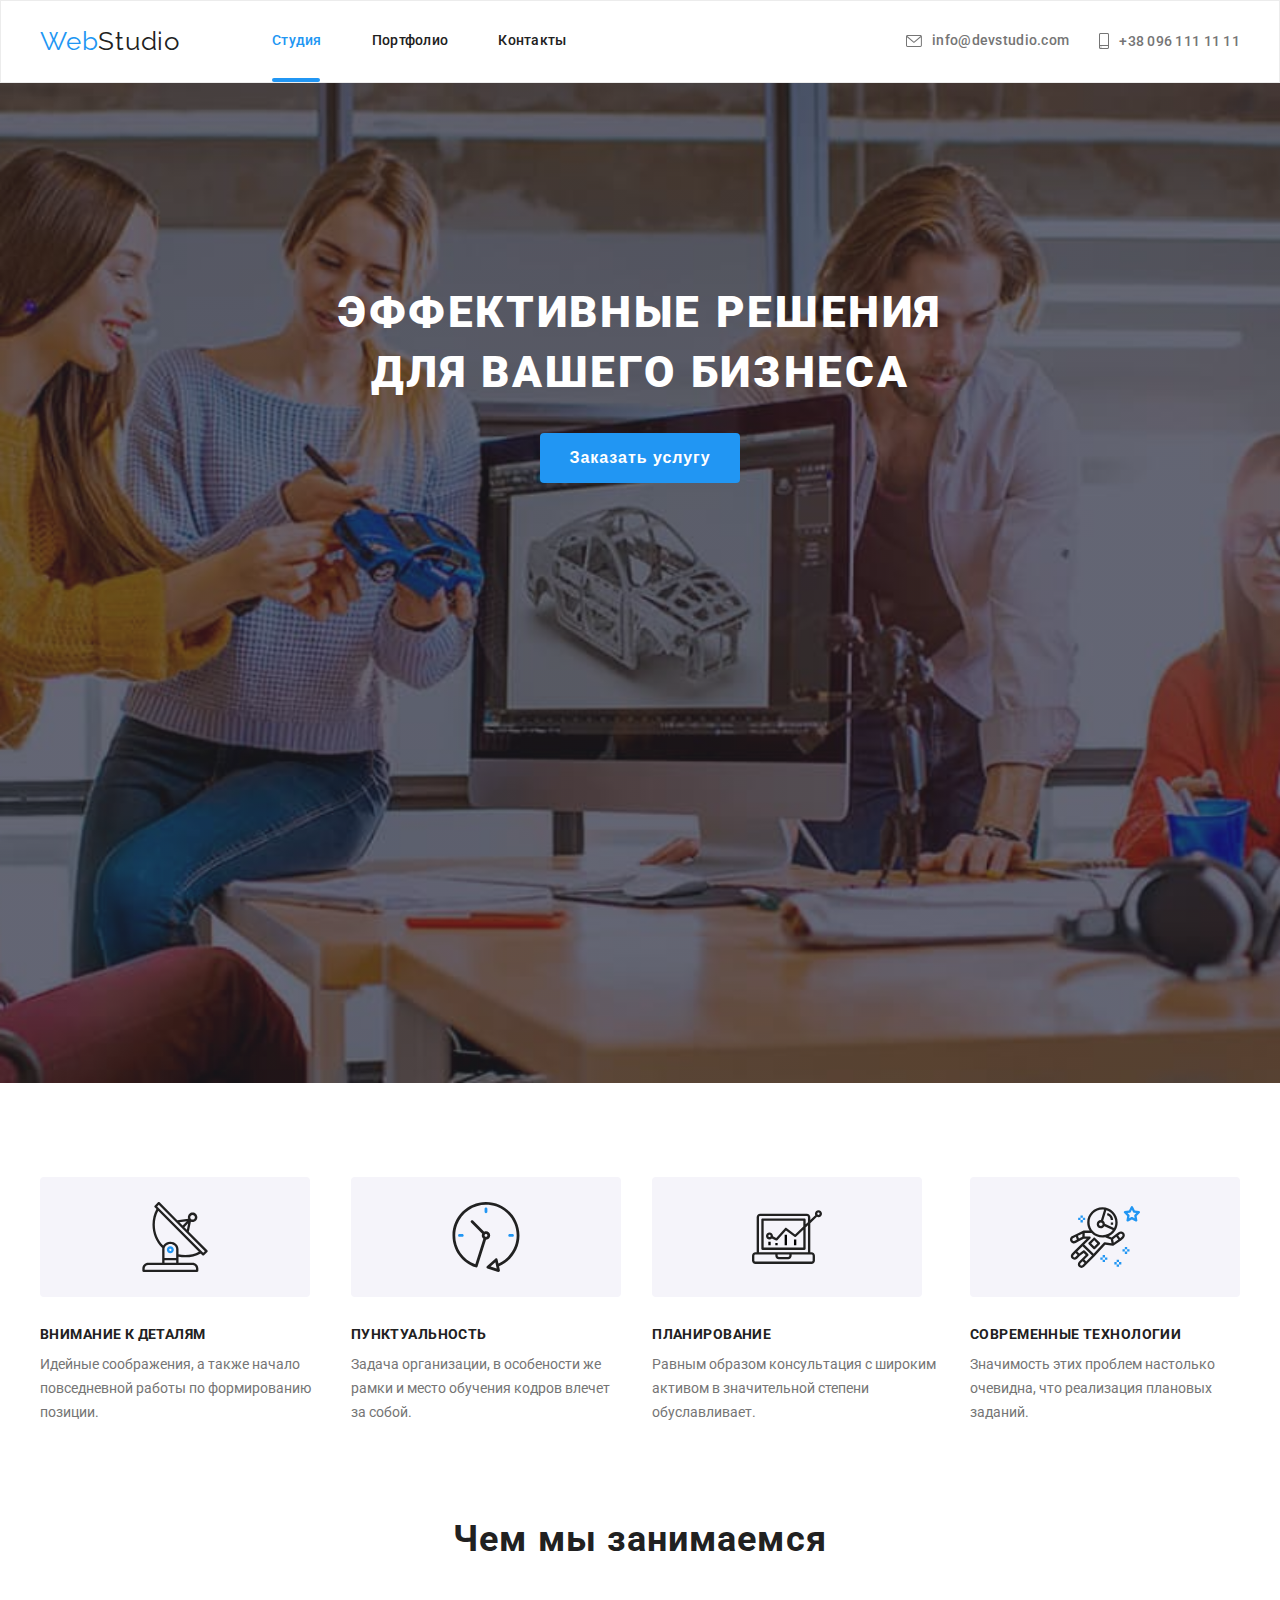
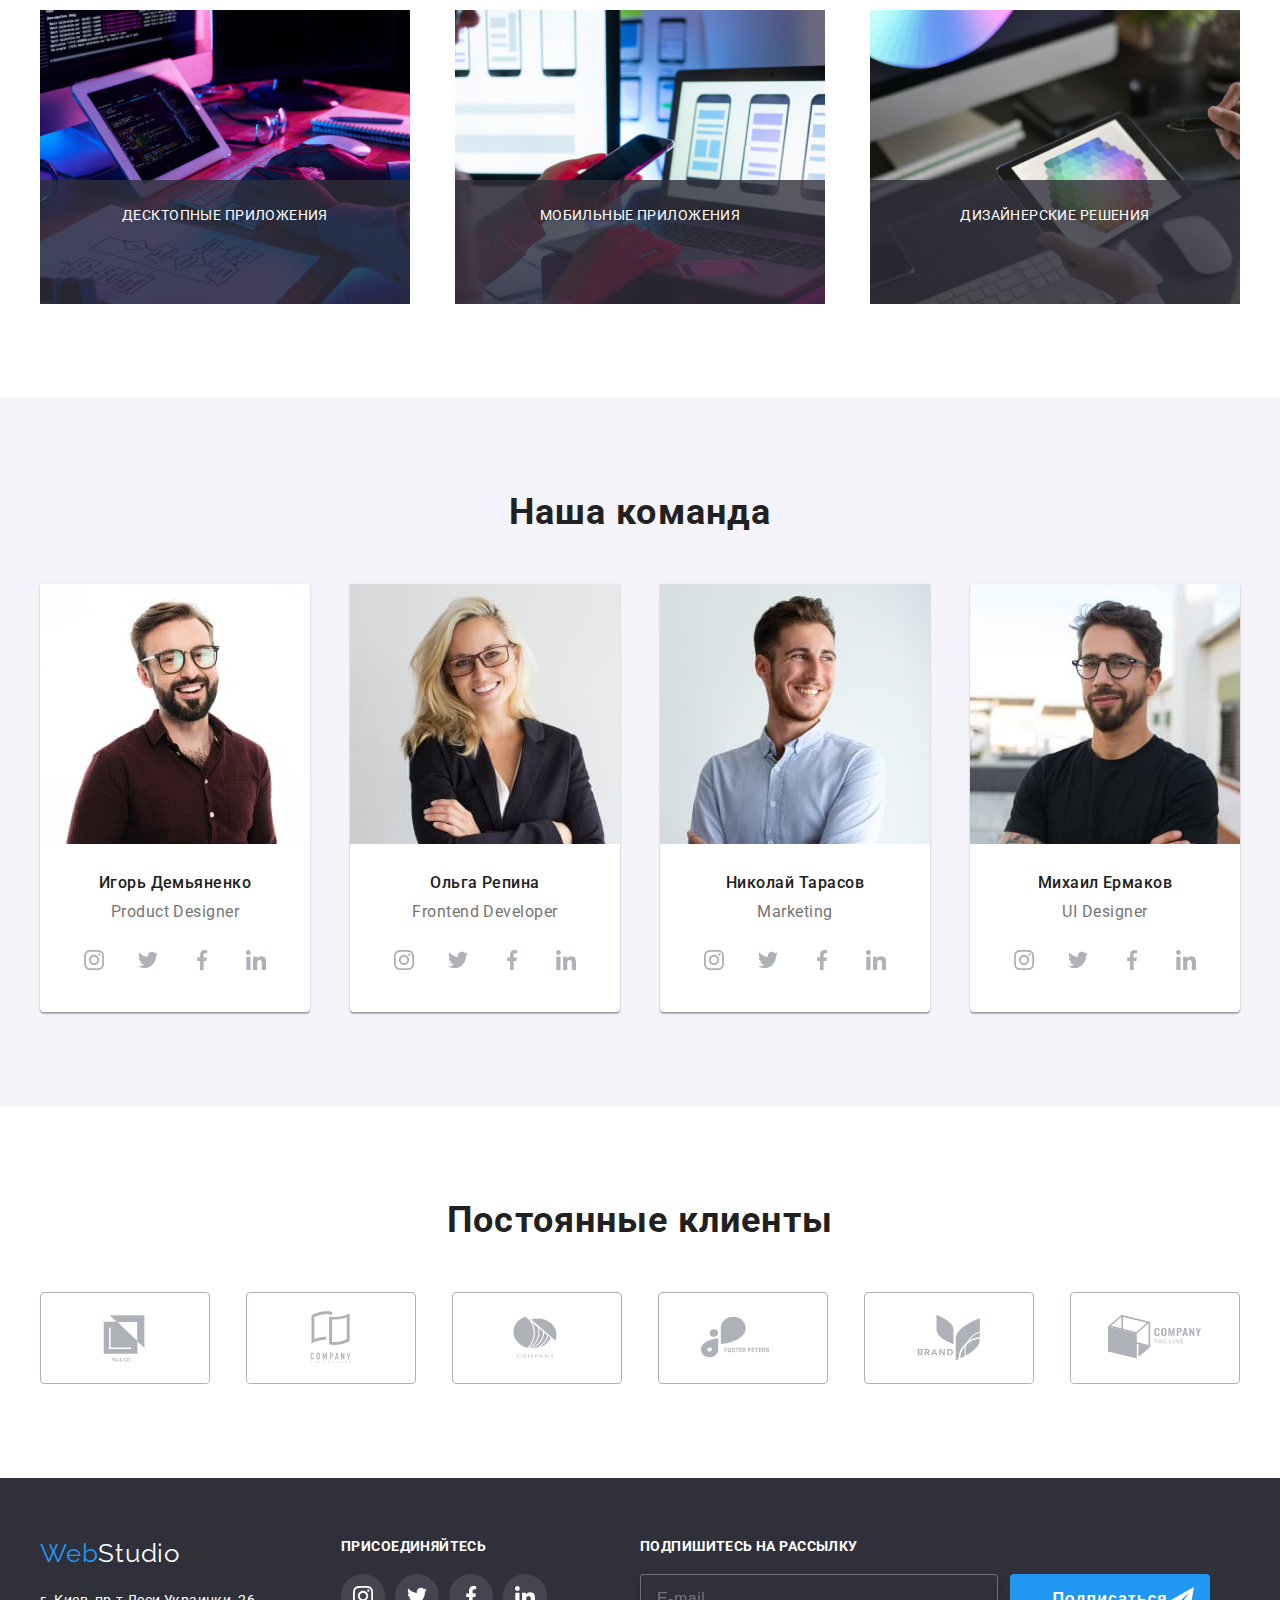
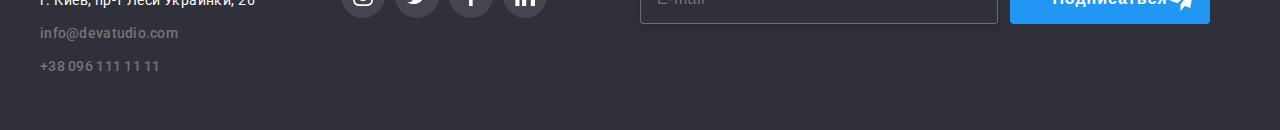
<file: index.html>
<!DOCTYPE html>
<html lang="ru">
  <head>
    <meta charset="UTF-8" />
    <meta http-equiv="X-UA-Compatible" content="IE=edge" />
    <meta name="viewport" content="width=device-width, initial-scale=1.0" />
    <title>Document</title>
    <link rel="preconnect" href="https://fonts.googleapis.com" />
    <link rel="preconnect" href="https://fonts.gstatic.com" crossorigin />
    <link
      href="https://fonts.googleapis.com/css2?family=Raleway:wght@700&family=Roboto:wght@400;500;700;900&display=swap"
      rel="stylesheet"
    />
    <link
      rel="stylesheet"
      href="https://cdnjs.cloudflare.com/ajax/libs/modern-normalize/1.1.0/modern-normalize.min.css"
      integrity="sha512-wpPYUAdjBVSE4KJnH1VR1HeZfpl1ub8YT/NKx4PuQ5NmX2tKuGu6U/JRp5y+Y8XG2tV+wKQpNHVUX03MfMFn9Q=="
      crossorigin="anonymous"
      referrerpolicy="no-referrer"
    />
    <link rel="stylesheet" href="./css/styles.css" />
  </head>
  <!--Шапка сайту-->
  <body>
    <header class="page-header">
      <div class="container header-container">
        <nav class="header-nav">
          <a class="logo header-logo" href="./index.html"
            ><span class="colortext">Web</span>Studio</a
          >
          <ul class="site-nav">
            <li class="header-link">
              <a class="link site-link line-studio" href="./index.html"
                >Студия</a
              >
            </li>

            <li class="header-link">
              <a class="link" href="./portfolio.html">Портфолио</a>
            </li>
            <li class="header-link">
              <a class="link" href="">Контакты</a>
            </li>
          </ul>
        </nav>
        <ul class="header-contacts">
          <li>
            <a class="contacts contacts-link" href="meilto:info@devstudio.com">
              <svg class="contacts-icon" width="16" height="12">
                <use href="./images/sprite.svg#icon-envelope"></use>
              </svg>
              info@devstudio.com
            </a>
          </li>
          <li>
            <a class="contacts contacts-tel" href="tel:+380961111111">
              <svg class="contacts-icon" width="10" height="16">
                <use href="./images/sprite.svg#icon-smartphone"></use>
              </svg>
              +38 096 111 11 11
            </a>
          </li>
        </ul>
      </div>
    </header>
    <!--Головне сторінки-->
    <main>
      <section class="hero hero-color">
        <div class="container">
          <h1 class="hero-title hero-right">
            Эффективные решения<br />для вашего бизнеса
          </h1>
          <button class="button-btn" type="button" data-modal-open>
            Заказать услугу
          </button>
        </div>
      </section>

      <!--Розмітка-->
      <section class="section features">
        <div class="container">
          <ul class="section-text">
            <li class="list-text">
              <a class="card-link"
                ><svg class="card-icon" width="70" height="70">
                  <use href="./images/sprite.svg#icon-antenna-1"></use>
                </svg>
              </a>
              <h3 class="section-subtitle">Внимание к деталям</h3>
              <p class="desc">
                Идейные соображения, а также начало повседневной работы по
                формированию позиции.
              </p>
            </li>
            <li class="list-text">
              <a class="card-link"
                ><svg class="card-icon" width="70" height="70">
                  <use href="./images/sprite.svg#icon-clock-2"></use>
                </svg>
              </a>
              <h3 class="section-subtitle">Пунктуальность</h3>
              <p class="desc">
                Задача организации, в особености же рамки и место обучения
                кодров влечет за собой.
              </p>
            </li>
            <li class="list-text">
              <a class="card-link"
                ><svg class="card-icon" width="70" height="70">
                  <use href="./images/sprite.svg#icon-diagram-3"></use>
                </svg>
              </a>
              <h3 class="section-subtitle">Планирование</h3>
              <p class="desc">
                Равным образом консультация с широким активом в значительной
                степени обуславливает.
              </p>
            </li>
            <li class="list-text">
              <a class="card-link"
                ><svg class="card-icon" width="70" height="70">
                  <use href="./images/sprite.svg#icon-astronaut-4"></use>
                </svg>
              </a>
              <h3 class="section-subtitle">Современные технологии</h3>
              <p class="desc">
                Значимость этих проблем настолько очевидна, что реализация
                плановых заданий.
              </p>
            </li>
          </ul>
        </div>
      </section>
      <!--Чем ми займаємось-->

      <section class="section">
        <div class="container">
          <h2 class="section-photo">Чем мы занимаемся</h2>
          <ul class="item-photo">
            <li class="card">
              <img
                src="./images/photo1.jpg"
                alt="фото1"
                width="370"
                height="294"
              />
              <div class="text-photo">
                <p>Десктопные приложения</p>
              </div>
            </li>
            <li class="card">
              <img
                src="./images/photo2.jpg"
                alt="фото2"
                width="370"
                height="294"
              />
              <div class="text-photo">
                <p>Мобильные приложения</p>
              </div>
            </li>
            <li class="card">
              <img
                src="./images/photo3.jpg"
                alt="фото3"
                width="370"
                height="294"
              />
              <div class="text-photo">
                <p>Дизайнерские решения</p>
              </div>
            </li>
          </ul>
        </div>
      </section>

      <!--Наша команда-->
      <section class="section section-team">
        <div class="container">
          <h2 class="section-photo heading-photo">Наша команда</h2>
          <ul class="item-photo">
            <li class="profession-photo">
              <img src="./images/img1.jpg" alt="команда" width="270" />
              <div class="wrapper">
                <h3 class="photo">Игорь Демьяненко</h3>
                <p class="profession">Product Designer</p>
                <ul class="social-item social-list">
                  <li class="social-item">
                    <a href="" class="social-link"
                      ><svg class="social-icon" width="20" height="20">
                        <use href="./images/sprite.svg#icon-instagram-1"></use>
                      </svg>
                    </a>
                  </li>
                  <li class="social-item">
                    <a href="" class="social-link"
                      ><svg class="social-icon" width="20" height="20">
                        <use href="./images/sprite.svg#icon-twitter-2"></use>
                      </svg>
                    </a>
                  </li>
                  <li class="social-item">
                    <a href="" class="social-link"
                      ><svg class="social-icon" width="20" height="20">
                        <use href="./images/sprite.svg#icon-facebook-3"></use>
                      </svg>
                    </a>
                  </li>
                  <li class="social-item">
                    <a href="" class="social-link"
                      ><svg class="social-icon" width="20" height="20">
                        <use href="./images/sprite.svg#icon-linkedin-4"></use>
                      </svg>
                    </a>
                  </li>
                </ul>
              </div>
            </li>

            <li class="profession-photo">
              <img src="./images/img2.jpg" alt="команда" width="270" />
              <div class="wrapper">
                <h3 class="photo">Ольга Репина</h3>
                <p class="profession">Frontend Developer</p>
                <ul class="social-item social-list">
                  <li class="social-item">
                    <a href="" class="social-link"
                      ><svg class="social-icon" width="20" height="20">
                        <use href="./images/sprite.svg#icon-instagram-1"></use>
                      </svg>
                    </a>
                  </li>
                  <li class="social-item">
                    <a href="" class="social-link"
                      ><svg class="social-icon" width="20" height="20">
                        <use href="./images/sprite.svg#icon-twitter-2"></use>
                      </svg>
                    </a>
                  </li>
                  <li class="social-item">
                    <a href="" class="social-link"
                      ><svg class="social-icon" width="20" height="20">
                        <use href="./images/sprite.svg#icon-facebook-3"></use>
                      </svg>
                    </a>
                  </li>
                  <li class="social-item">
                    <a href="" class="social-link"
                      ><svg class="social-icon" width="20" height="20">
                        <use href="./images/sprite.svg#icon-linkedin-4"></use>
                      </svg>
                    </a>
                  </li>
                </ul>
              </div>
            </li>

            <li class="profession-photo">
              <img src="./images/img3.jpg" alt="команда" width="270" />
              <div class="wrapper">
                <h3 class="photo">Николай Тарасов</h3>
                <p class="profession">Marketing</p>
                <ul class="social-item social-list">
                  <li class="social-item">
                    <a href="" class="social-link"
                      ><svg class="social-icon" width="20" height="20">
                        <use href="./images/sprite.svg#icon-instagram-1"></use>
                      </svg>
                    </a>
                  </li>
                  <li class="social-item">
                    <a href="" class="social-link"
                      ><svg class="social-icon" width="20" height="20">
                        <use href="./images/sprite.svg#icon-twitter-2"></use>
                      </svg>
                    </a>
                  </li>
                  <li class="social-item">
                    <a href="" class="social-link"
                      ><svg class="social-icon" width="20" height="20">
                        <use href="./images/sprite.svg#icon-facebook-3"></use>
                      </svg>
                    </a>
                  </li>
                  <li class="social-item">
                    <a href="" class="social-link"
                      ><svg class="social-icon" width="20" height="20">
                        <use href="./images/sprite.svg#icon-linkedin-4"></use>
                      </svg>
                    </a>
                  </li>
                </ul>
              </div>
            </li>

            <li class="profession-photo">
              <img src="images/img4.jpg" alt="команда" width="270" />
              <div class="wrapper">
                <h3 class="photo">Михаил Ермаков</h3>
                <p class="profession">UI Designer</p>
                <ul class="social-item social-list">
                  <li class="social-item">
                    <a href="" class="social-link"
                      ><svg class="social-icon" width="20" height="20">
                        <use href="./images/sprite.svg#icon-instagram-1"></use>
                      </svg>
                    </a>
                  </li>
                  <li class="social-item">
                    <a href="" class="social-link"
                      ><svg class="social-icon" width="20" height="20">
                        <use href="./images/sprite.svg#icon-twitter-2"></use>
                      </svg>
                    </a>
                  </li>
                  <li class="social-item">
                    <a href="" class="social-link"
                      ><svg class="social-icon" width="20" height="20">
                        <use href="./images/sprite.svg#icon-facebook-3"></use>
                      </svg>
                    </a>
                  </li>
                  <li class="social-item">
                    <a href="" class="social-link"
                      ><svg class="social-icon" width="20" height="20">
                        <use href="./images/sprite.svg#icon-linkedin-4"></use>
                      </svg>
                    </a>
                  </li>
                </ul>
              </div>
            </li>
          </ul>
        </div>
      </section>
      <section class="section section-client">
        <div class="container">
          <h2 class="sc-client">Постоянные клиенты</h2>
          <ul class="client-link">
            <li class="client">
              <a href="" class="href-client-link"
                ><svg class="client-icon" width="106px" height="60px">
                  <use href="./images/sprite.svg#icon-Logo1"></use>
                </svg>
              </a>
            </li>

            <li class="client">
              <a href="" class="href-client-link"
                ><svg class="client-icon" width="106px" height="60px">
                  <use href="./images/sprite.svg#icon-Logo-2"></use>
                </svg>
              </a>
            </li>

            <li class="client">
              <a href="" class="href-client-link"
                ><svg class="client-icon" width="106px" height="60px">
                  <use href="./images/sprite.svg#icon-Logo-3"></use>
                </svg>
              </a>
            </li>

            <li class="client vhref-client-link">
              <a href="" class="href-client-link"
                ><svg class="client-icon" width="106px" height="60px">
                  <use href="./images/sprite.svg#icon-Logo-4"></use>
                </svg>
              </a>
            </li>

            <li class="client">
              <a href="" class="href-client-link"
                ><svg class="client-icon" width="106px" height="60px">
                  <use href="./images/sprite.svg#icon-Logo-5"></use>
                </svg>
              </a>
            </li>

            <li class="client">
              <a href="" class="href-client-link"
                ><svg class="client-icon" width="106px" height="60px">
                  <use href="./images/sprite.svg#icon-Logo-6"></use>
                </svg>
              </a>
            </li>
          </ul>
        </div>
      </section>
    </main>
    <!--Футер-->
    <footer class="footer">
      <div class="container footer-link">
        <div class="footer-container">
          <a class="logo-footer" href="./index.html"
            ><span class="colortext">Web</span>Studio</a
          >
          <address class="address">
            <ul>
              <li class="footer-mil">
                <p class="address-footer">г. Киев, пр-т Леси Украинки, 26</p>
              </li>

              <li class="footer-mil">
                <a class="contacts" href="meilto:info@devstudio.com"
                  >info@devatudio.com</a
                >
              </li>

              <li class="footer-tel">
                <a class="contacts" href="tel:+380961111111"
                  >+38 096 111 11 11</a
                >
              </li>
            </ul>
          </address>
        </div>
        <div class="social">
          <h3 class="footer-title">присоединяйтесь</h3>
          <ul class="footer-social">
            <li>
              <a href="" class="ft-social-link"
                ><svg class="footer-social-icon" width="20" height="20">
                  <use href="./images/sprite.svg#icon-instagram-1"></use>
                </svg>
              </a>
            </li>
            <li>
              <a href="" class="ft-social-link"
                ><svg class="footer-social-icon" width="20" height="20">
                  <use href="./images/sprite.svg#icon-twitter-2"></use>
                </svg>
              </a>
            </li>
            <li>
              <a href="" class="ft-social-link"
                ><svg class="footer-social-icon" width="20" height="20">
                  <use href="./images/sprite.svg#icon-facebook-3"></use>
                </svg>
              </a>
            </li>
            <li>
              <a href="" class="ft-social-link"
                ><svg class="footer-social-icon" width="20" height="20">
                  <use href="./images/sprite.svg#icon-linkedin-4"></use>
                </svg>
              </a>
            </li>
          </ul>
        </div>
        <div class="footer-wrapper">
          <h3 class="footer-title">Подпишитесь на рассылку</h3>
          <span class="footer-text">
            <form class="form-email">
              <input
                type="text"
                name="user-imael"
                placeholder="E-mail"
                id="user-imael"
                class="footer-form-input"
              />
            </form>

            <button type="submit" class="button-btn online-btn">
              Подписаться
              <svg class="online-btn-icon" width="24" height="24">
                <use href="./images/sprite.svg#icon-send-1"></use>
              </svg>
            </button>
          </span>
        </div>
      </div>
    </footer>
    <div class="backdrop is-hidden" data-modal>
      <div class="modal">
        <button class="btn-close" data-modal-close>
          <svg width="11" height="11">
            <use href="./images/sprite.svg#icon-close"></use>
          </svg>
        </button>
        <p class="modal-title">Оставьте свои данные, мы вам перезвоним</p>
        <form class="contacts-form">
          <div class="fotm-fied">
            <label for="user-name" class="fotm-fied-text">Имя</label>
            <span class="input-wrapper">
              <input
                type="text"
                name="user-name"
                id="user-name"
                class="form-input"
              />
              <svg class="modal-card-icon" width="18" height="18">
                <use href="./images/sprite.svg#icon-person"></use>
              </svg>
            </span>
          </div>
          <div class="fotm-fied">
            <label for="user-tel" class="fotm-fied-text">Телефон</label>
            <span class="input-wrapper">
              <input
                type="text"
                name="user-tel"
                id="user-tel"
                class="form-input"
              />
              <svg class="modal-card-icon" width="18" height="18">
                <use href="./images/sprite.svg#icon-phone"></use>
              </svg>
            </span>
          </div>
          <div class="fotm-fied">
            <label for="user-imael" class="fotm-fied-text">Почта</label>
            <span class="input-wrapper">
              <input
                type="text"
                name="user-imael"
                id="user-imael"
                class="form-input"
              />
              <svg class="modal-card-icon" width="18" height="18">
                <use href="./images/sprite.svg#icon-email"></use>
              </svg>
            </span>
          </div>
          <div class="fotm-fied">
            <label for="user-comment" class="fotm-fied-text">Комментарий</label>
            <textarea
              name="user-comment"
              id="user-comment"
              class="form-text"
              placeholder="Введите текст"
            ></textarea>
          </div>
          <input
            type="checkbox"
            class="form-checkdox visuall-hidden"
            name="policy"
            id="policy"
          />
          <label for="policy" class="check-text"
            ><span class="check-item"
              ><svg class="check-icon" width="15" height="15">
                <use href="./images/sprite.svg#icon-Vector-1"></use></svg></span
            >Соглашаюсь с рассылкой и принимаю
            <a class="href-text" href="">Условия договора</a></label
          >
          <button type="submit" class="button-btn form-btn">Отправить</button>
        </form>
      </div>
    </div>
    <script src="./js/modal.js"></script>
  </body>
</html>
</file>
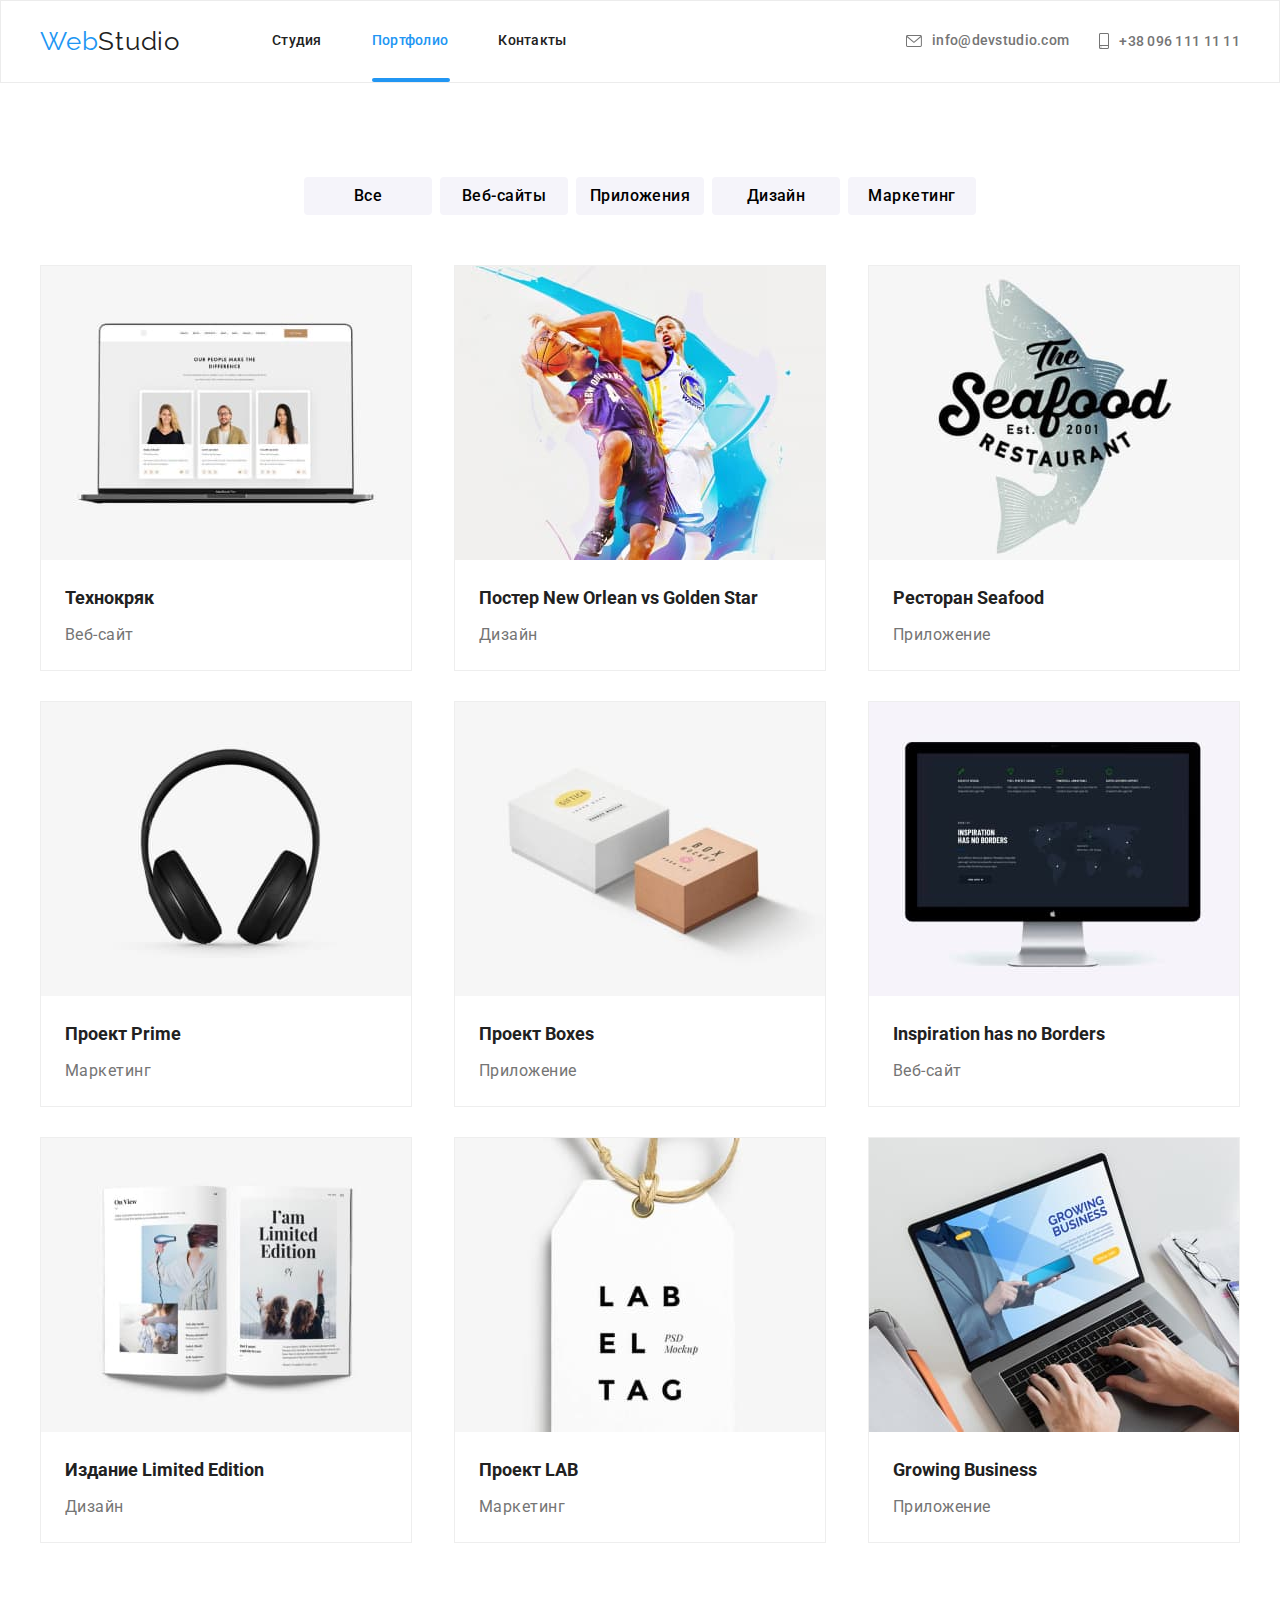
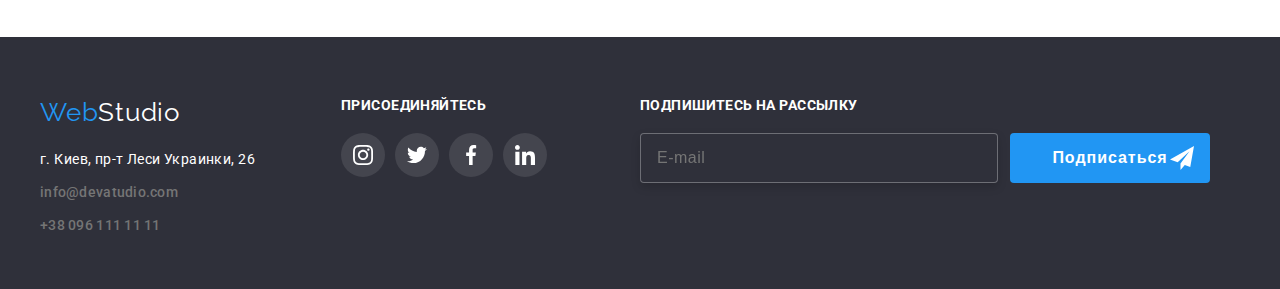
<file: portfolio.html>
<!DOCTYPE html>
<html lang="ru">
  <head>
    <meta charset="UTF-8" />
    <meta http-equiv="X-UA-Compatible" content="IE=edge" />
    <meta name="viewport" content="width=device-width, initial-scale=1.0" />
    <title>Document</title>
    <link rel="preconnect" href="https://fonts.googleapis.com" />
    <link rel="preconnect" href="https://fonts.gstatic.com" crossorigin />
    <link
      href="https://fonts.googleapis.com/css2?family=Raleway:wght@700&family=Roboto:wght@400;500;700;900&display=swap"
      rel="stylesheet"
    />
    <link
      rel="stylesheet"
      href="https://cdnjs.cloudflare.com/ajax/libs/modern-normalize/1.1.0/modern-normalize.min.css"
      integrity="sha512-wpPYUAdjBVSE4KJnH1VR1HeZfpl1ub8YT/NKx4PuQ5NmX2tKuGu6U/JRp5y+Y8XG2tV+wKQpNHVUX03MfMFn9Q=="
      crossorigin="anonymous"
      referrerpolicy="no-referrer"
    />
    <link rel="stylesheet" href="./css/styles.css" />
  </head>
  <!--Шапка сайту-->
  <body>
    <header class="page-header">
      <div class="container header-container">
        <nav class="header-nav">
          <a class="logo header-logo" href="./index.html"
            ><span class="colortext">Web</span>Studio</a
          >
          <ul class="site-nav">
            <li class="header-link">
              <a class="link" href="./index.html">Студия</a>
            </li>
            <li class="header-link">
              <a class="link site-link line-portfolio" href="./portfolio.html"
                >Портфолио</a
              >
            </li>
            <li class="header-link">
              <a class="link" href="">Контакты</a>
            </li>
          </ul>
        </nav>
        <ul class="header-contacts">
          <li>
            <a class="contacts contacts-link" href="meilto:info@devstudio.com">
              <svg class="contacts-icon" width="16" height="12">
                <use href="./images/sprite.svg#icon-envelope"></use>
              </svg>
              info@devstudio.com
            </a>
          </li>
          <li>
            <a class="contacts contacts-tel" href="tel:+380961111111">
              <svg class="contacts-icon" width="10" height="16">
                <use href="./images/sprite.svg#icon-smartphone"></use>
              </svg>
              +38 096 111 11 11
            </a>
          </li>
        </ul>
      </div>
    </header>
    <main>
      <section class="section">
        <div class="container">
          <ul class="button-nf">
            <li class="button-mr">
              <button class="button" type="button">Все</button>
            </li>
            <li class="button-mr">
              <button class="button" type="button">Веб-сайты</button>
            </li>
            <li class="button-mr">
              <button class="button" type="button">Приложения</button>
            </li>
            <li class="button-mr">
              <button class="button" type="button">Дизайн</button>
            </li>
            <li class="button-mr">
              <button class="button" type="button">Маркетинг</button>
            </li>
          </ul>

          <ul class="project-list">
            <li class="project">
              <div class="project-wrapper">
                <img src="./images/project1.jpg" alt="Веб-сайт" width="370" />
                <p class="top-text">
                  Технокряк это современная площадка распространения
                  коронавируса. Компании используют эту платформу для цифрового
                  шпионажа и атак на защищённые сервера конкурентов.
                </p>
              </div>
              <div class="wrapper-text">
                <h3 class="section-title">Технокряк</h3>
                <p class="text">Веб-сайт</p>
              </div>
            </li>

            <li class="project">
              <div class="project-wrapper">
                <img src="./images/project2.jpg" alt="Веб-сайт" width="370" />
                <p class="top-text">
                  Технокряк это современная площадка распространения
                  коронавируса. Компании используют эту платформу для цифрового
                  шпионажа и атак на защищённые сервера конкурентов.
                </p>
              </div>
              <div class="wrapper-text">
                <h3 class="section-title">Постер New Orlean vs Golden Star</h3>
                <p class="text">Дизайн</p>
              </div>
            </li>

            <li class="project">
              <div class="project-wrapper">
                <img src="./images/project3.jpg" alt="Веб-сайт" width="370" />
                <p class="top-text">
                  Технокряк это современная площадка распространения
                  коронавируса. Компании используют эту платформу для цифрового
                  шпионажа и атак на защищённые сервера конкурентов.
                </p>
              </div>
              <div class="wrapper-text">
                <h3 class="section-title">Ресторан Seafood</h3>
                <p class="text">Приложение</p>
              </div>
            </li>

            <li class="project">
              <div class="project-wrapper">
                <img src="./images/project4.jpg" alt="Веб-сайт" width="370" />
                <p class="top-text">
                  Технокряк это современная площадка распространения
                  коронавируса. Компании используют эту платформу для цифрового
                  шпионажа и атак на защищённые сервера конкурентов.
                </p>
              </div>
              <div class="wrapper-text">
                <h3 class="section-title">Проект Prime</h3>
                <p class="text">Маркетинг</p>
              </div>
            </li>

            <li class="project">
              <div class="project-wrapper">
                <img src="./images/project5.jpg" alt="Веб-сайт" width="370" />
                <p class="top-text">
                  Технокряк это современная площадка распространения
                  коронавируса. Компании используют эту платформу для цифрового
                  шпионажа и атак на защищённые сервера конкурентов.
                </p>
              </div>
              <div class="wrapper-text">
                <h3 class="section-title">Проект Boxes</h3>
                <p class="text">Приложение</p>
              </div>
            </li>

            <li class="project">
              <div class="project-wrapper">
                <img src="./images/project6.jpg" alt="Веб-сайт" width="370" />
                <p class="top-text">
                  Технокряк это современная площадка распространения
                  коронавируса. Компании используют эту платформу для цифрового
                  шпионажа и атак на защищённые сервера конкурентов.
                </p>
              </div>
              <div class="wrapper-text">
                <h3 class="section-title">Inspiration has no Borders</h3>
                <p class="text">Веб-сайт</p>
              </div>
            </li>

            <li class="project">
              <div class="project-wrapper">
                <img src="./images/project7.jpg" alt="Веб-сайт" width="370" />
                <p class="top-text">
                  Технокряк это современная площадка распространения
                  коронавируса. Компании используют эту платформу для цифрового
                  шпионажа и атак на защищённые сервера конкурентов.
                </p>
              </div>
              <div class="wrapper-text">
                <h3 class="section-title">Издание Limited Edition</h3>
                <p class="text">Дизайн</p>
              </div>
            </li>

            <li class="project">
              <div class="project-wrapper">
                <img src="./images/project8.jpg" alt="Веб-сайт" width="370" />
                <p class="top-text">
                  Технокряк это современная площадка распространения
                  коронавируса. Компании используют эту платформу для цифрового
                  шпионажа и атак на защищённые сервера конкурентов.
                </p>
              </div>
              <div class="wrapper-text">
                <h3 class="section-title">Проект LAB</h3>
                <p class="text">Маркетинг</p>
              </div>
            </li>

            <li class="project">
              <div class="project-wrapper">
                <img src="./images/project9.jpg" alt="Веб-сайт" width="370" />
                <p class="top-text">
                  Технокряк это современная площадка распространения
                  коронавируса. Компании используют эту платформу для цифрового
                  шпионажа и атак на защищённые сервера конкурентов.
                </p>
              </div>
              <div class="wrapper-text">
                <h3 class="section-title">Growing Business</h3>
                <p class="text">Приложение</p>
              </div>
            </li>
          </ul>
        </div>
      </section>
    </main>
    <!--Футер-->
    <footer class="footer">
      <div class="container footer-link">
        <div class="footer-container">
          <a class="logo-footer" href="./index.html"
            ><span class="colortext">Web</span>Studio</a
          >
          <address class="address">
            <ul>
              <li class="footer-mil">
                <p class="address-footer">г. Киев, пр-т Леси Украинки, 26</p>
              </li>

              <li class="footer-mil">
                <a class="contacts" href="meilto:info@devstudio.com"
                  >info@devatudio.com</a
                >
              </li>

              <li class="footer-tel">
                <a class="contacts" href="tel:+380961111111"
                  >+38 096 111 11 11</a
                >
              </li>
            </ul>
          </address>
        </div>
        <div class="social">
          <h3 class="footer-title">присоединяйтесь</h3>
          <ul class="footer-social">
            <li>
              <a href="" class="ft-social-link"
                ><svg class="footer-social-icon" width="20" height="20">
                  <use href="./images/sprite.svg#icon-instagram-1"></use>
                </svg>
              </a>
            </li>
            <li>
              <a href="" class="ft-social-link"
                ><svg class="footer-social-icon" width="20" height="20">
                  <use href="./images/sprite.svg#icon-twitter-2"></use>
                </svg>
              </a>
            </li>
            <li>
              <a href="" class="ft-social-link"
                ><svg class="footer-social-icon" width="20" height="20">
                  <use href="./images/sprite.svg#icon-facebook-3"></use>
                </svg>
              </a>
            </li>
            <li>
              <a href="" class="ft-social-link"
                ><svg class="footer-social-icon" width="20" height="20">
                  <use href="./images/sprite.svg#icon-linkedin-4"></use>
                </svg>
              </a>
            </li>
          </ul>
        </div>
        <div class="footer-wrapper">
          <h3 class="footer-title">Подпишитесь на рассылку</h3>
          <span class="footer-text">
            <form class="form-email">
              <input
                type="text"
                name="user-imael"
                placeholder="E-mail"
                id="user-imael"
                class="footer-form-input"
              />
            </form>

            <button type="submit" class="button-btn online-btn">
              Подписаться
              <svg class="online-btn-icon" width="24" height="24">
                <use href="./images/sprite.svg#icon-send-1"></use>
              </svg>
            </button>
          </span>
        </div>
      </div>
    </footer>
  </body>
</html>
</file>
<file: css/styles.css>
body {
  font-family: "Roboto", sans-serif;
  color: var(--primery-text-color);
  line-height: 1.5;
  margin: 0;
}

:root {
  --blue: #2196f3;
  --grey: #757575;
  --blue-button: #188ce8;
  --primery-text-color: #212121;
  --white-color: #ffffff;
  --dark-grey: #2f303a;
  --bg-ylight-gra: #f5f4fa;
  --border-light-gra: #ececec;
  --grayish-blue: #afb1b8;
}

.colortext {
  color: var(--blue);
}

p,
ul,
h1,
h2,
h3,
h4,
h5,
h6 {
  margin: 0;
  padding: 0;
}

ul {
  list-style: none;
}

img {
  display: block;
  max-width: 100%;
}

.page-header {
  background-color: var(--white-color);
  border: 1px solid var(--border-light-gra);
}

.section {
  padding-top: 94px;
  padding-bottom: 94px;
}

.container {
  width: 1200px;
  padding-left: 15px;
  padding-right: 15px;
  margin: 0 auto;
}

.visuall-hidden {
  position: absolute;
  white-space: nowrap;
  width: 1px;
  height: 1px;
  overflow: hidden;
  border: 0;
  padding: 0;
  clip: rect(0 0 0 0);
  clip-path: inset(50%);
  margin: -1px;
}
/*------------header-------------*/

.header-nav {
  display: flex;
  align-items: center;
}

.site-nav {
  display: flex;
}

.header-link:not(:last-child) {
  margin-right: 50px;
}
.header-link {
  position: relative;
}

.line-studio::after {
  position: absolute;
  display: block;
  content: "";
  top: 77px;
  width: 48px;
  height: 4px;
  background: var(--blue);
  border-radius: 2px;
}

.line-portfolio::after {
  position: absolute;
  display: block;
  content: "";
  top: 77px;
  width: 78px;
  height: 4px;
  background: var(--blue);
  border-radius: 2px;
}

.header-contacts {
  list-style: none;
  margin-left: auto;
  display: flex;
}

.header-container {
  display: flex;
  align-items: center;
}
.header-logo {
  padding-bottom: 25px;
  padding-top: 25px;
}

.site-nav .site-link {
  color: var(--blue);
}

.logo {
  text-transform: capitalize;
  font-family: "Raleway", sans-serif;
  font-size: 26px;
  line-height: 1.19em;
  color: var(--primery-text-color);
  text-decoration: none;
  letter-spacing: 0.03em;
  margin-right: 92px;
}

.link {
  padding-top: 32px;
  padding-bottom: 32px;
  display: block;
  color: var(--primery-text-color);
  text-decoration: none;
  font-weight: 500;
  font-size: 14px;
  line-height: 1.14em;
  letter-spacing: 0.02em;
  transition: color 250ms cubic-bezier(0.4, 0, 0.2, 1);
}

.site-nav .link:hover,
.site-nav .link:focus {
  color: var(--blue);
}

.contacts {
  color: var(--grey);
  font-weight: 500;
  font-size: 14px;
  line-height: 1.1em;
  text-decoration: none;
  font-style: normal;
  letter-spacing: 0.02em;
  transition: color 250ms cubic-bezier(0.4, 0, 0.2, 1);
}
.contacts:hover,
.contacts:focus {
  color: var(--blue);
}
.contacts:hover .contacts-icon,
.contacts:focus .contacts-icon {
  fill: var(--blue);
}

.contacts-icon {
  margin-right: 10px;
  fill: var(--grey);
  align-items: center;
  transition: fill 250ms cubic-bezier(0.4, 0, 0.2, 1);
}

.contacts-link {
  margin-right: 30px;
  display: flex;
  align-items: center;
}

.contacts-tel {
  display: flex;
  align-items: center;
}

/* ------------Hero--------------- */

.hero {
  text-align: center;
}
.hero-right {
  min-width: 696px;
  height: 120px;
}

.hero-color {
  max-width: 1600px;
  min-height: 600px;
  margin-left: auto;
  margin-right: auto;
  padding-bottom: 200px;
  padding-top: 200px;
  background-color: var(--dark-grey);
  background-image: linear-gradient(
      rgba(47, 48, 58, 0.4),
      rgba(47, 48, 58, 0.4)
    ),
    url("../images/hero1.jpg");
  background-repeat: no-repeat;
  background-size: cover;
  background-position: center;
}

.hero-title {
  color: var(--white-color);
  font-weight: 900;
  font-size: 44px;
  line-height: 1.36em;
  letter-spacing: 0.06em;
  text-transform: uppercase;
  margin-bottom: 30px;
}

.button {
  background-color: var(--bg-ylight-gra);
  cursor: pointer;
  border: none;
  font-family: inherit;
  font-weight: 500;
  font-size: 16px;
  line-height: 1.6em;
  letter-spacing: 0.03em;
  min-width: 128px;
  height: 38px;
  border-radius: 4px;
  transition: background-color 250ms cubic-bezier(0.4, 0, 0.2, 1),
    color 250ms cubic-bezier(0.4, 0, 0.2, 1),
    box-shadow 250ms cubic-bezier(0.4, 0, 0.2, 1);
}
.button:hover,
.button:focus {
  background-color: var(--blue);
  color: var(--white-color);
  box-shadow: 0px 3px 1px rgba(0, 0, 0, 0.1), 0px 1px 2px rgba(0, 0, 0, 0.08),
    0px 2px 2px rgba(0, 0, 0, 0.12);
}

.button-btn {
  background-color: var(--blue);
  color: var(--white-color);
  border: none;
  cursor: pointer;
  font-weight: 700;
  font-size: 16px;
  line-height: 1.875em;
  letter-spacing: 0.06em;
  min-width: 200px;
  height: 50px;
  border-radius: 4px;
}

.button-btn:hover,
.button-btn:focus {
  background-color: var(--blue-button);
}

.list-text:not(:last-child) {
  margin-right: 30px;
}

.card-link {
  width: 270px;
  height: 120px;
  border-radius: 4px;
  background-color: var(--bg-ylight-gra);
  display: block;
  display: flex;
  align-items: center;
  justify-content: center;
  margin-bottom: 30px;
}

.features {
  padding-bottom: 0;
}

.section-subtitle {
  font-weight: 700;
  font-size: 14px;
  line-height: 1.14em;
  letter-spacing: 0.03em;
  text-transform: uppercase;
  color: var(--primery-text-color);
  margin-bottom: 10px;
}

/*---------section-photo-------*/

.section-photo {
  font-weight: 700;
  font-size: 36px;
  line-height: 1.16em;
  letter-spacing: 0.03em;
  text-align: center;
  margin-bottom: 50px;
  padding-top: 0;
}
.profession-photo {
  border-radius: 0px 0px 4px 4px;
  background-color: var(--white-color);
  text-align: center;
  box-shadow: 0px 1px 3px rgba(0, 0, 0, 0.12), 0px 1px 1px rgba(0, 0, 0, 0.14),
    0px 2px 1px rgba(0, 0, 0, 0.2);
}

.profession {
  color: var(--grey);
  font-size: 16px;
  line-height: 1.18em;
  letter-spacing: 0.03em;
  margin-bottom: 16px;
}

.social-list {
  display: flex;
  justify-content: center;
}

.social-item {
  margin-right: 10px;
}

.social-item:last-child {
  margin-right: 0;
}

.social-link {
  width: 44px;
  height: 44px;
  background-color: var(--white-color);
  border-radius: 50%;
  display: block;
  display: flex;
  align-items: center;
  justify-content: center;
  transition: background-color 250ms cubic-bezier(0.4, 0, 0.2, 1);
}

.social-link:hover,
.social-link:focus {
  background-color: var(--blue);
}

.social-link:hover .social-icon,
.social-link:focus .social-icon {
  fill: var(--white-color);
}

.social-icon {
  fill: var(--grayish-blue);
  transition: fill 250ms cubic-bezier(0.4, 0, 0.2, 1);
}

.href-client-link:hover,
.href-client-link:focus {
  border: 1px solid var(--blue);
  background-color: var(--white-color);
}

.href-client-link:hover .client-icon,
.href-client-link:focus .client-icon {
  fill: var(--blue);
}

.client-icon {
  transition: fill 250ms cubic-bezier(0.4, 0, 0.2, 1);
}

.href-client-link {
  fill: var(--grayish-blue);
  transition: border 250ms cubic-bezier(0.4, 0, 0.2, 1),
    background-color 250ms cubic-bezier(0.4, 0, 0.2, 1);
}

.heading-photo {
  margin-bottom: 50px;
  padding-top: 0;
}

.item-photo {
  display: flex;
  flex-basis: auto;
  justify-content: space-between;
}

.card {
  position: relative;
}

.text-photo {
  content: "";
  position: absolute;
  width: 100%;
  height: 70px;
  background: rgba(47, 48, 58, 0.8);
  bottom: 0;
  font-size: 14px;
  line-height: calc(16 / 14);
  text-align: center;
  letter-spacing: 0.03em;
  text-transform: uppercase;
  color: var(--white-color);
  padding: 27px 0;
}

.section-text {
  color: var(--grey);
  justify-content: space-between;
  font-weight: 400;
  font-size: 16px;
  line-height: 1.875em;
  display: flex;
}

.section-client {
  background-color: var(--white-color);
}

.sc-client {
  font-weight: 700;
  font-size: 36px;
  line-height: 1.16em;
  letter-spacing: 0.03em;
  text-align: center;
  margin-bottom: 50px;
}

.client-link {
  display: flex;
  justify-content: space-between;
}

.href-client-link {
  cursor: pointer;
  width: 170px;
  height: 92px;
  background-color: var(--white-color);
  border: 1px solid var(--grayish-blue);
  box-sizing: border-box;
  border-radius: 4px;
  display: flex;
  align-items: center;
  justify-content: center;
}

.client:last-child {
  margin-right: 0;
}

.address {
  width: 231px;
  height: 81px;
  font-weight: 400;
  font-size: 14px;
  line-height: 1.71;
}

.desc {
  color: var(--grey);
  font-size: 14px;
  line-height: 1.71em;
}

/*---------- section-team--------*/

.section-team {
  background-color: var(--bg-ylight-gra);
}

.wrapper {
  padding: 30px 0;
}

.photo {
  font-weight: 500;
  font-size: 16px;
  line-height: 1.18em;
  letter-spacing: 0.03em;
  margin-bottom: 10px;
}

.logo-footer {
  color: var(--white-color);
  text-transform: capitalize;
  font-family: Raleway, sans-serif;
  font-size: 26px;
  line-height: 1.19em;
  text-decoration: none;
  letter-spacing: 0.03em;
}

.address-footer {
  color: var(--white-color);
  font-style: normal;
  font-size: 14px;
  line-height: 1.71;
  letter-spacing: 0.03em;
}

.footer {
  background-color: var(--dark-grey);
  padding: 60px 0;
}

.footer-link {
  display: flex;
}

.footer-mil {
  margin-bottom: 9px;
}

.footer-container {
  margin-right: 70px;
}

.address {
  margin-top: 20px;
}

.ft-social-link {
  width: 44px;
  height: 44px;
  background: rgba(255, 255, 255, 0.1);
  border-radius: 50%;
  display: flex;
  align-items: center;
  justify-content: center;
  transition: background-color 250ms cubic-bezier(0.4, 0, 0.2, 1);
}

.ft-social-link:hover,
.ft-social-link:focus {
  background-color: var(--blue);
}

.footer-social-icon {
  fill: var(--white-color);
}

.footer-title {
  font-weight: 700;
  font-size: 14px;
  line-height: calc(16 / 14);
  letter-spacing: 0.03em;
  text-transform: uppercase;
  color: var(--white-color);
}

.footer-social {
  display: flex;
  justify-content: space-between;
  margin-top: 20px;
}

.social {
  width: 206px;
  height: 80px;
}

.form-email {
  margin-right: 12px;
}

.footer-wrapper {
  margin-left: 93px;
}

.footer-text {
  display: flex;
  align-items: center;
  margin-top: 20px;
}

.online-btn {
  position: relative;
}

.online-btn-icon {
  position: absolute;
  top: 13px;
  left: 160px;
}

.footer-form-input {
  width: 358px;
  height: 50px;
  padding: 15px 16px;
  outline: none;
  border: 1px solid rgba(255, 255, 255, 0.3);
  box-sizing: border-box;
  filter: drop-shadow(0px 4px 4px rgba(0, 0, 0, 0.15));
  border-radius: 4px;
  background-color: var(--dark-grey);
  font-size: 16px;
  line-height: calc(20 / 16);
  letter-spacing: 0.03em;
  color: rgba(255, 255, 255, 0.6);
}

/*-----------portfolio---------*/

.button-list {
  display: flex;
  align-items: center;
  justify-content: center;
}

.button-nf {
  display: flex;
  align-items: center;
  list-style: none;
  justify-content: center;
  margin-bottom: 50px;
}

.button-mr:not(:last-child) {
  margin-right: 8px;
}

.project-list {
  display: flex;
  flex-wrap: wrap;
  justify-content: space-between;
}

.project {
  background: var(--white-color);
  border: 1px solid #eeeeee;
  margin-bottom: 30px;
  transition: box-shadow 250ms cubic-bezier(0.4, 0, 0.2, 1);
}

.project:nth-last-child(-n + 3) {
  margin-bottom: 0px;
}

.project:hover,
.project:focus {
  box-shadow: 0px 1px 1px rgba(0, 0, 0, 0.12), 0px 4px 4px rgba(0, 0, 0, 0.06),
    1px 4px 6px rgba(0, 0, 0, 0.16);
}

.top-text {
  font-size: 18px;
  line-height: calc(28 / 18);
  letter-spacing: 0.03em;
  background-color: rgba(33, 150, 243, 0.9);
  color: var(--white-color);
  position: absolute;
  top: 0;
  height: 100%;
  padding: 63px 24px;
  transform: translateY(100%);
  transition: transform 250ms cubic-bezier(0.4, 0, 0.2, 1);
}

.project:hover .top-text {
  transform: translateY(0);
}
.section-title {
  font-weight: 700;
  font-size: 18px;
  line-height: 2em;
  margin-bottom: 4px;
}

.text {
  font-size: 16px;
  line-height: calc(30 / 16);
  letter-spacing: 0.03em;
  color: var(--grey);
}

.project-wrapper {
  position: relative;
  overflow: hidden;
}
.wrapper-text {
  padding: 20px 24px 20px 24px;
  background-color: var(--white-color);
}

.backdrop {
  position: fixed;
  top: 0;
  width: 100%;
  height: 100%;
  background-color: rgba(0, 0, 0, 0.2);
  opacity: 1;
  transition: opacity 250ms cubic-bezier(0.4, 0, 0.2, 1);
}
.modal {
  position: relative;
  top: 50%;
  left: 50%;
  transform: translate(-50%, -50%);
  width: 530px;
  min-height: 580px;
  background: var(--white-color);
  border-radius: 4px;
  padding: 40px;
}

.modal-title {
  font-size: 20px;
  line-height: calc(23 / 20);
  text-align: center;
  letter-spacing: 0.03em;
  margin-bottom: 30px;
}

.form-input {
  width: 100%;
  height: 40px;
  padding: 12px 42px;
  border: 1px solid rgba(33, 33, 33, 0.2);
  box-sizing: border-box;
  border-radius: 4px;
  outline: none;
}

.form-input:focus {
  border-color: var(--blue);
}

.form-input:focus + .modal-card-icon {
  fill: var(--blue);
}

.fotm-fied-text {
  font-size: 12px;
  line-height: calc(14 / 12);
  letter-spacing: 0.01em;
  color: var(--grey);
  margin-bottom: 4px;
}

.fotm-fied {
  margin-bottom: 10px;
}

.form-text {
  width: 100%;
  height: 120px;
  border: 1px solid rgba(33, 33, 33, 0.2);
  box-sizing: border-box;
  border-radius: 4px;
  padding: 12px 16px;
  resize: none;
}

.form-text::placeholder {
  font-size: 14px;
  line-height: calc(16 / 14);
  letter-spacing: 0.01em;
  color: rgba(117, 117, 117, 0.5);
}

.input-wrapper {
  display: block;
  position: relative;
}

.modal-card-icon {
  position: absolute;
  left: 15px;
  top: 50%;
  transform: translateY(-50%);
}

.btn-close {
  position: absolute;
  content: "";
  top: 8px;
  right: 8px;
  padding: 0;
  width: 30px;
  height: 30px;
  border-radius: 50%;
  cursor: pointer;
  border: 1px solid rgba(0, 0, 0, 0.1);
  background-color: transparent;
}
.is-hidden {
  opacity: 0;
  pointer-events: none;
}

.check-text {
  font-size: 14px;
  line-height: calc(24 / 14);
  letter-spacing: 0.03em;
  color: var(--grey);
  display: flex;
  align-items: center;
  justify-content: center;
  margin-bottom: 30px;
}

.check-item {
  width: 16px;
  height: 15px;
  border: 2px solid var(--primery-text-color);
  border-radius: 2px;
  margin-right: 7px;
  display: flex;
  align-items: center;
  justify-content: center;
}

.href-text {
  font-size: 14px;
  line-height: calc(24 / 14);
  letter-spacing: 0.03em;
  color: var(--blue);
  margin-left: 10px;
}

.form-checkdox:checked + .check-text > .check-item {
  background-color: var(--blue);
  border-color: transparent;
}

.form-btn {
  display: block;
  margin: 0 auto;
}
</file>
